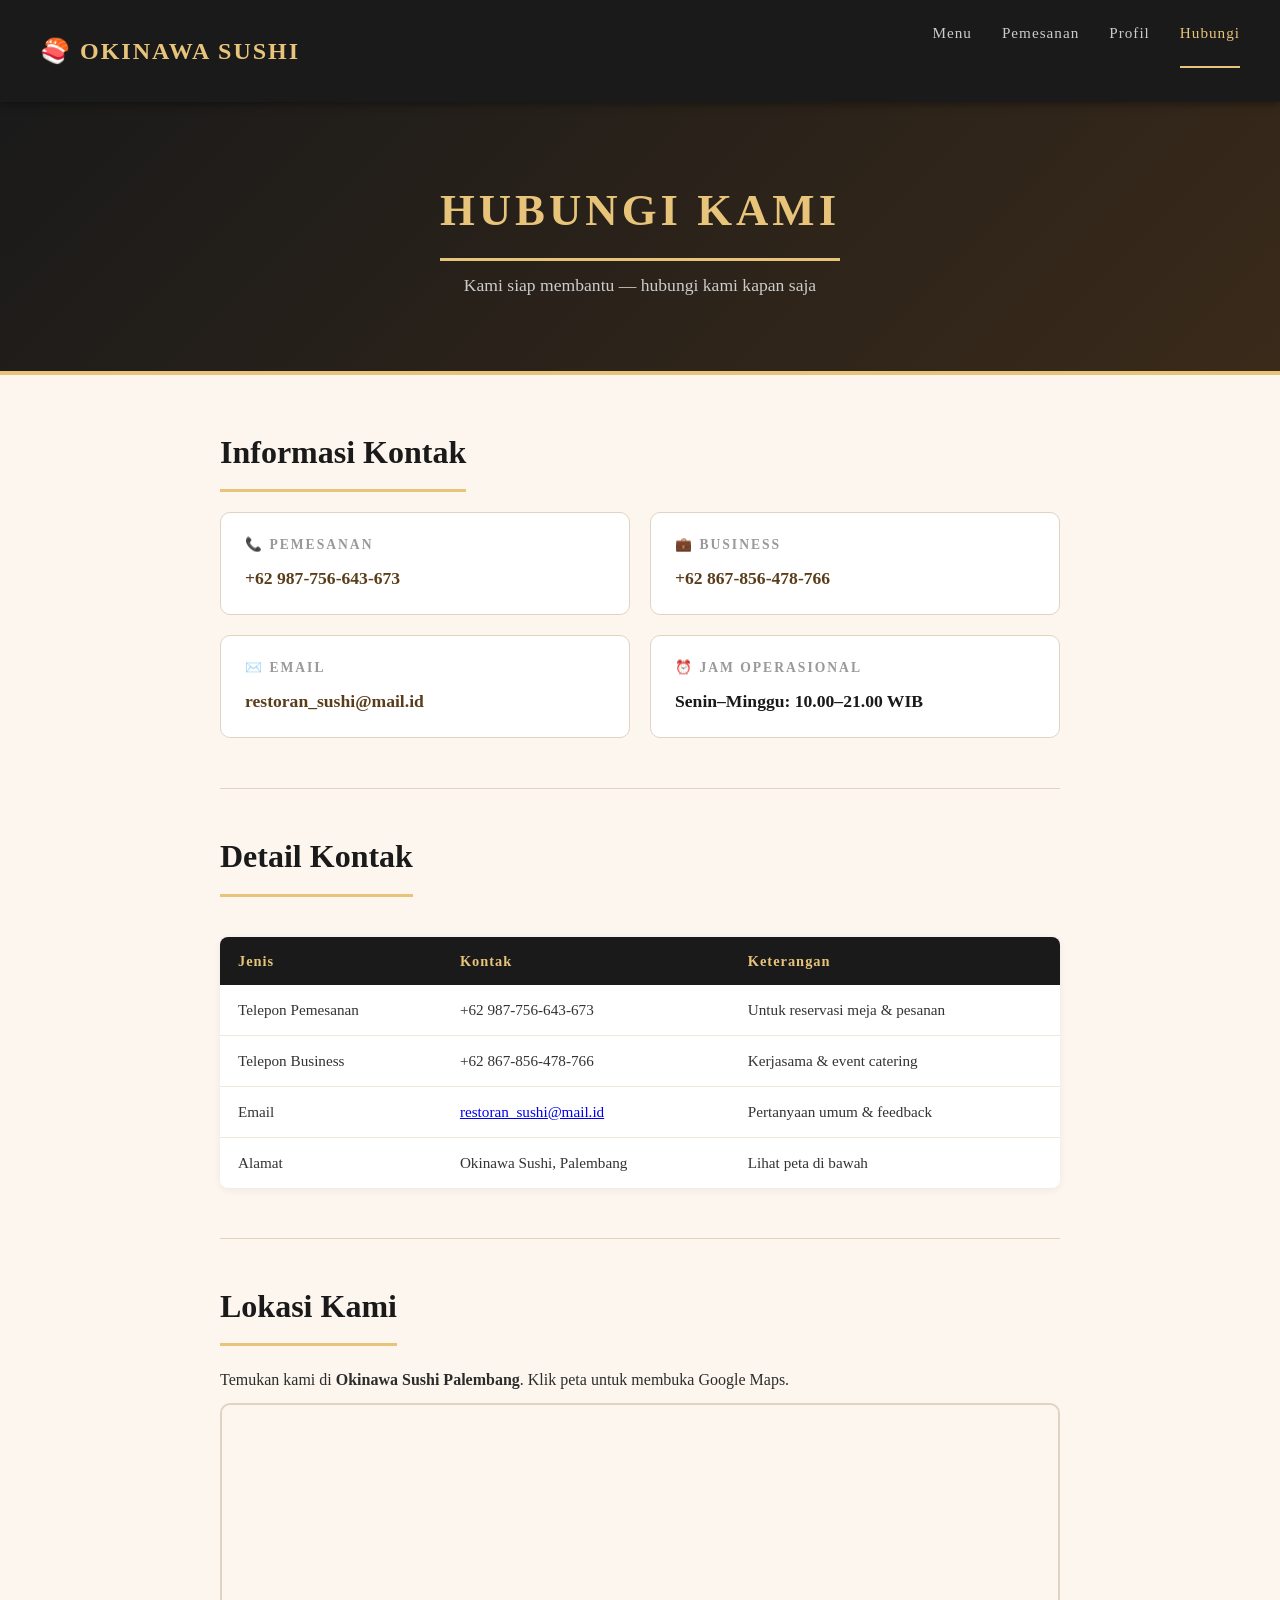
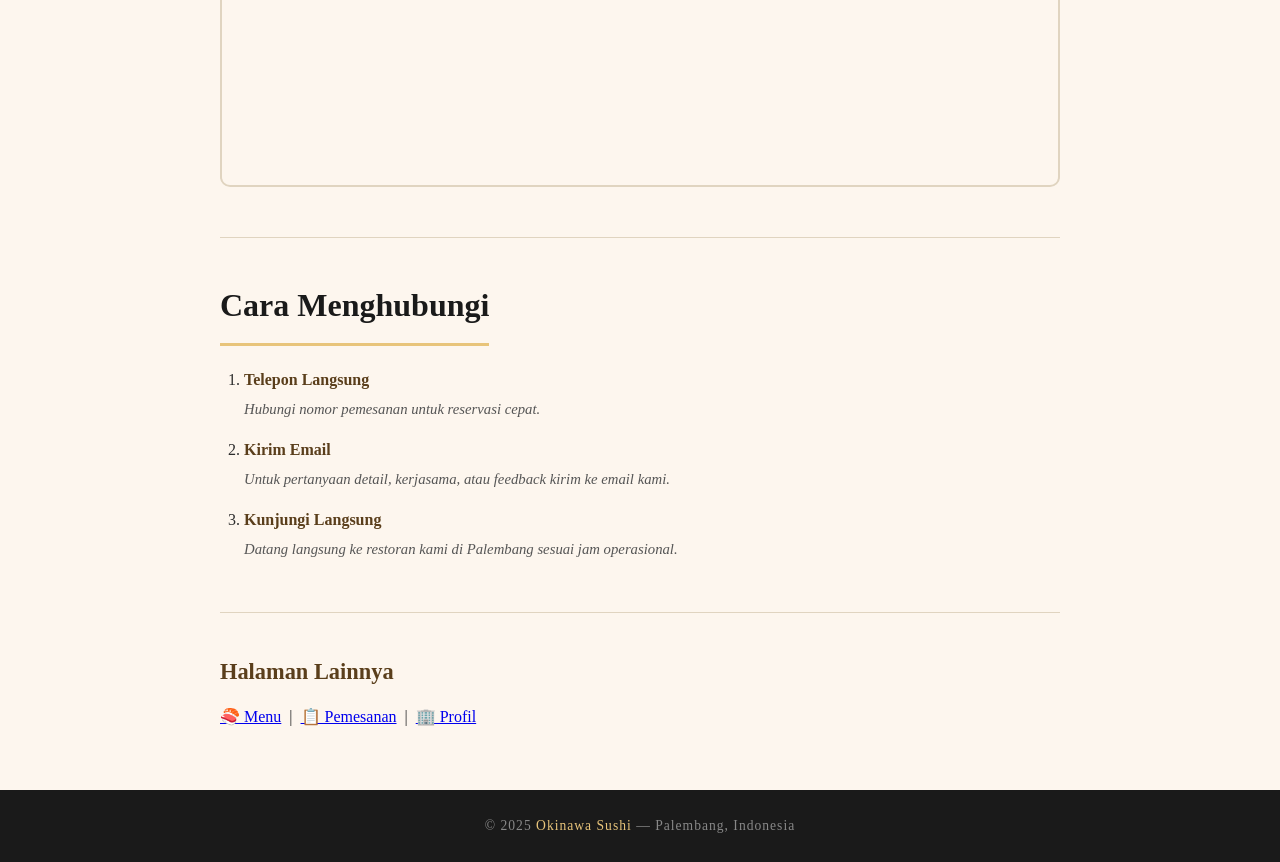
<file: hubungi.html>
<!DOCTYPE html>
<html lang="id">
<head>
<meta charset="UTF-8">
<meta name="viewport" content="width=device-width, initial-scale=1.0">
<title>Hubungi — Okinawa Sushi</title>
<link rel="stylesheet" href="style.css">
</head>
<body>
<!-- NAVIGASI -->
<nav>
<a href="index.html" class="logo">🍣 OKINAWA SUSHI</a>
<ul>
<li><a href="index.html">Menu</a></li>
<li><a href="ordering.html">Pemesanan</a></li>
<li><a href="profile.html">Profil</a></li>
<li><a href="hubungi.html" class="active">Hubungi</a></li>
</ul>
</nav>
<header class="hero">
<h1>HUBUNGI KAMI</h1>
<p>Kami siap membantu — hubungi kami kapan saja</p>
</header>
<div class="container">
<!-- KONTAK UTAMA -->
<section>
<h1>Informasi Kontak</h1>
<div class="contact-grid">
<div class="contact-card">
<h3>📞 Pemesanan</h3>
<p><a href="tel:+62987756643673">+62 987-756-643-673</a></p>
</div>
<div class="contact-card">
<h3>💼 Business</h3>
<p><a href="tel:+62867856478766">+62 867-856-478-766</a></p>
</div>
<div class="contact-card">
<h3>✉️ Email</h3>
<p><a href="mailto:restoran_sushi@mail.id">restoran_sushi@mail.id</a></p>
</div>
<div class="contact-card">
<h3>⏰ Jam Operasional</h3>
<p>Senin–Minggu: 10.00–21.00 WIB</p>

</div>
</div>
</section>
<hr>
<!-- TABEL KONTAK LENGKAP -->
<section>
<h1>Detail Kontak</h1>
<table>
<thead>
<tr>
<th>Jenis</th>
<th>Kontak</th>
<th>Keterangan</th>
</tr>
</thead>
<tbody>
<tr>
<td>Telepon Pemesanan</td>
<td>+62 987-756-643-673</td>
<td>Untuk reservasi meja & pesanan</td>
</tr>
<tr>
<td>Telepon Business</td>
<td>+62 867-856-478-766</td>
<td>Kerjasama & event catering</td>
</tr>
<tr>
<td>Email</td>
<td><a

href="mailto:restoran_sushi@mail.id">restoran_sushi@mail.id</a></td>

<td>Pertanyaan umum & feedback</td>
</tr>
<tr>
<td>Alamat</td>
<td>Okinawa Sushi, Palembang</td>
<td>Lihat peta di bawah</td>
</tr>
</tbody>
</table>
</section>
<hr>
<!-- LOKASI / PETA -->
<section>
<h1>Lokasi Kami</h1>

<p>Temukan kami di <strong>Okinawa Sushi Palembang</strong>. Klik peta untuk
membuka Google Maps.</p>
<div class="map-wrapper">
<iframe
src="https://www.google.com/maps/embed?pb=!1m18!1m12!1m3!1d3984.5162012421056!2
d104.74717577351394!3d-2.954159339720696!2m3!1f0!2f0!3f0!3m2!1i1024!2i768!4f13.1!3
m3!1m2!1s0x2e3b75dc976e50f3%3A0xf72c47ef7775580d!2sOkinawa%20Sushi%20Palem
bang!5e0!3m2!1sen!2sid!4v1772890502690!5m2!1sen!2sid"

allowfullscreen=""
loading="lazy"
referrerpolicy="no-referrer-when-downgrade"
title="Lokasi Okinawa Sushi Palembang">
</iframe>
</div>
</section>
<hr>
<!-- CARA MENGHUBUNGI -->
<section>
<h1>Cara Menghubungi</h1>
<ol>
<li><strong>Telepon Langsung</strong>
<p>Hubungi nomor pemesanan untuk reservasi cepat.</p>
</li>
<li><strong>Kirim Email</strong>
<p>Untuk pertanyaan detail, kerjasama, atau feedback kirim ke email kami.</p>
</li>
<li><strong>Kunjungi Langsung</strong>
<p>Datang langsung ke restoran kami di Palembang sesuai jam

operasional.</p>
</li>
</ol>
</section>
<hr>
<section>
<h2>Halaman Lainnya</h2>
<p>
<a href="index.html">🍣 Menu</a> &nbsp;|&nbsp;
<a href="ordering.html">📋 Pemesanan</a> &nbsp;|&nbsp;
<a href="profile.html">🏢 Profil</a>
</p>
</section>

</div>
<footer>
<p>&copy; 2025 <span>Okinawa Sushi</span> — Palembang, Indonesia</p>
</footer>
</body>
</html>
</file>
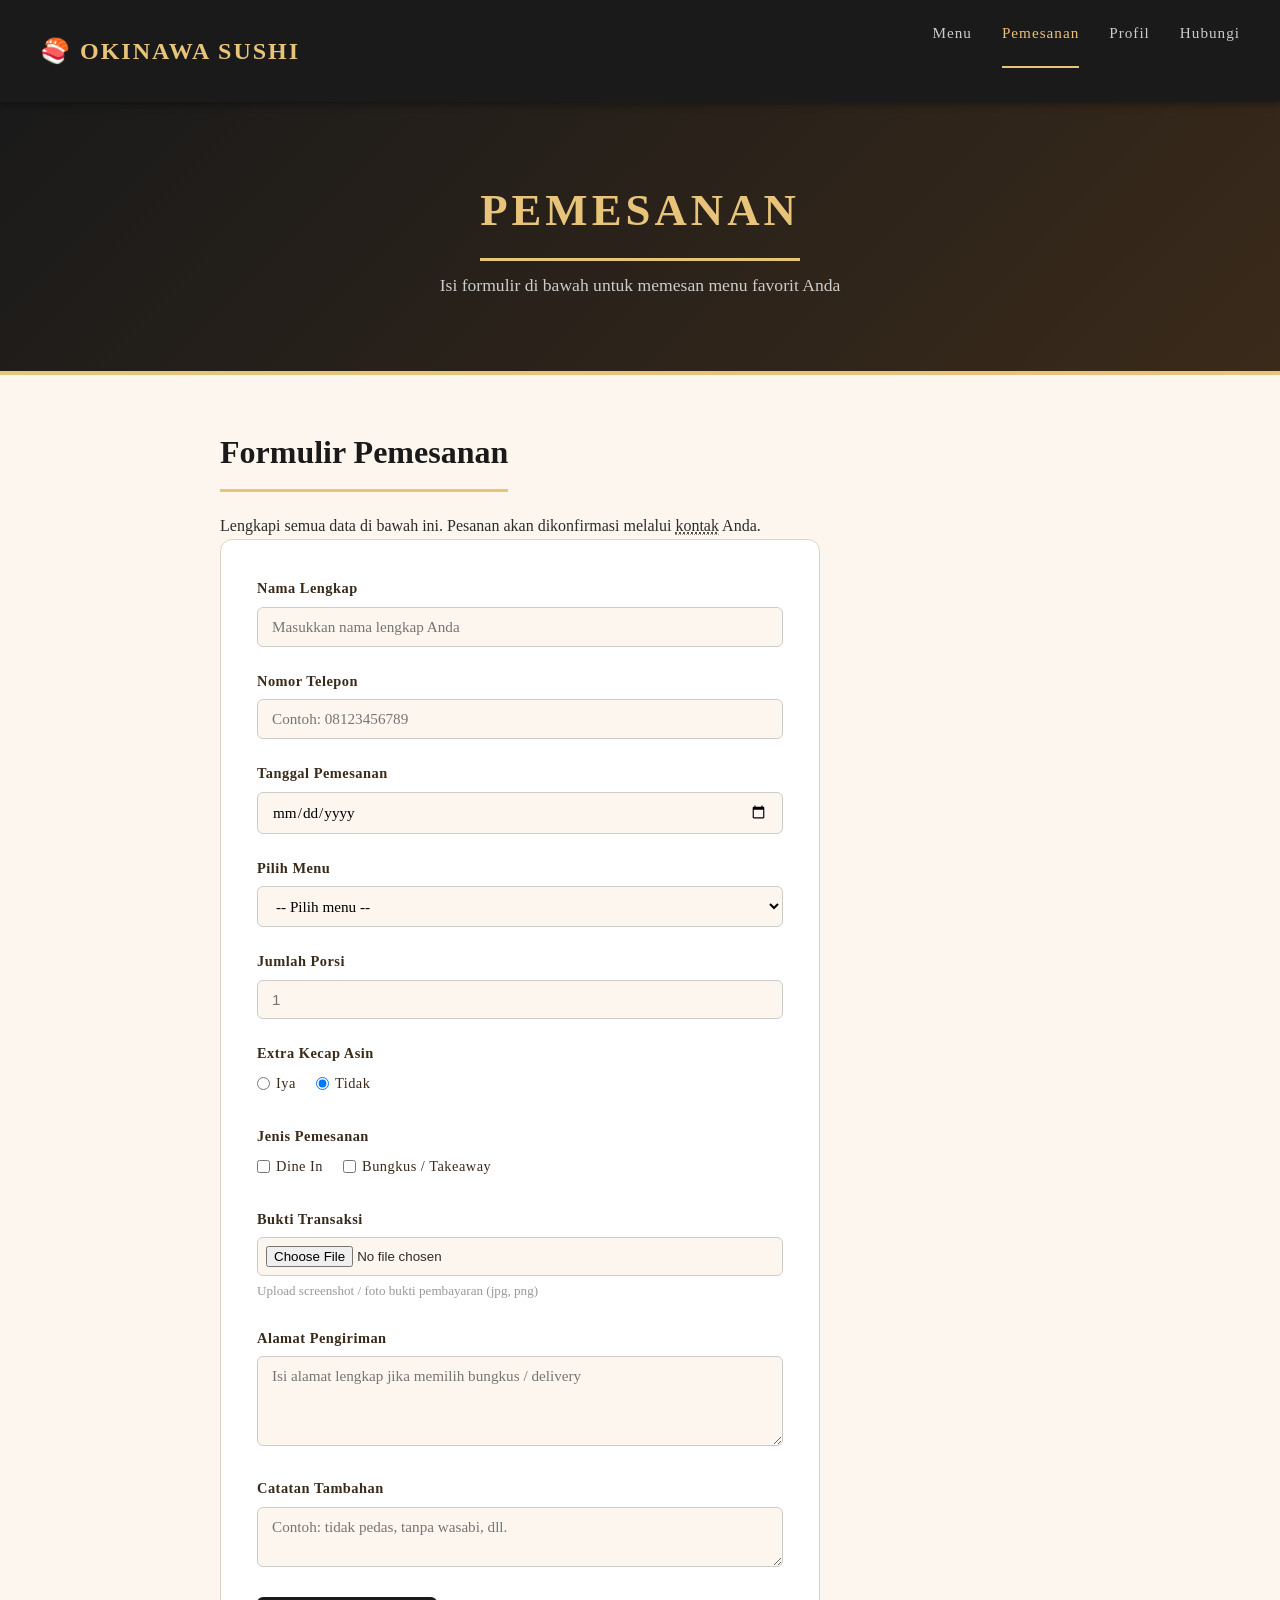
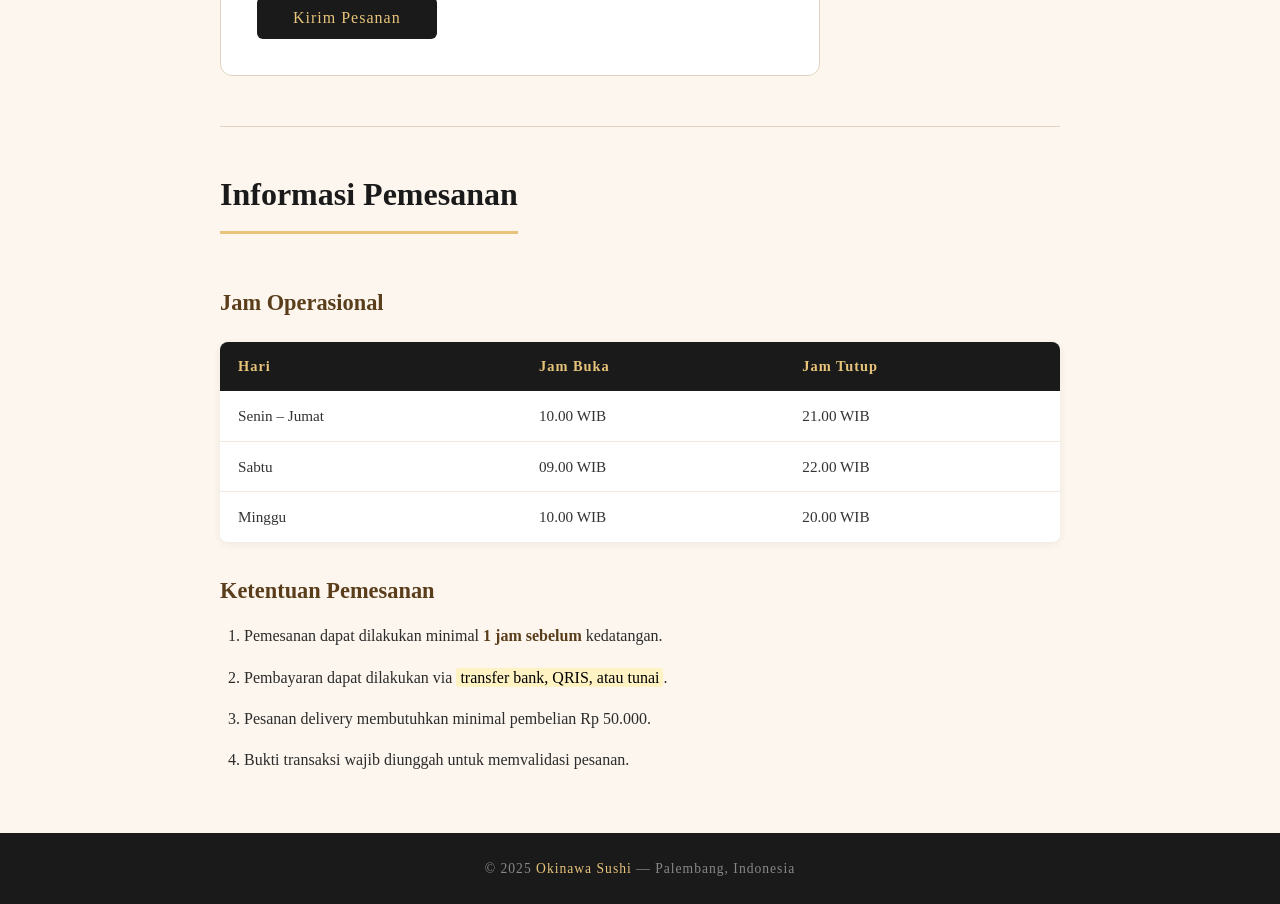
<file: ordering.html>
<!DOCTYPE html>
<html lang="id">
<head>
    <meta charset="UTF-8">
    <meta name="viewport" content="width=device-width, initial-scale=1.0">
    <title>Pemesanan — Okinawa Sushi</title>
    <link rel="stylesheet" href="style.css">
</head>
<body>

    <!-- NAVIGASI -->
    <nav>
        <a href="index.html" class="logo">🍣 OKINAWA SUSHI</a>
        <ul>
            <li><a href="index.html">Menu</a></li>
            <li><a href="ordering.html" class="active">Pemesanan</a></li>
            <li><a href="profile.html">Profil</a></li>
            <li><a href="hubungi.html">Hubungi</a></li>
        </ul>
    </nav>

    <header class="hero">
        <h1>PEMESANAN</h1>
        <p>Isi formulir di bawah untuk memesan menu favorit Anda</p>
    </header>

    <div class="container">

        <section>
            <h1>Formulir Pemesanan</h1>
            <p>Lengkapi semua data di bawah ini. Pesanan akan dikonfirmasi melalui <abbr title="WhatsApp atau telepon">kontak</abbr> Anda.</p>

            <div class="form-wrapper">
                <form action="pemesanan.php" method="post" enctype="multipart/form-data">

                    <div class="form-group">
                        <label for="nama">Nama Lengkap</label>
                        <input type="text" id="nama" name="nama" placeholder="Masukkan nama lengkap Anda" required>
                    </div>

                    <div class="form-group">
                        <label for="telepon">Nomor Telepon</label>
                        <input type="text" id="telepon" name="telepon" placeholder="Contoh: 08123456789">
                    </div>

                    <div class="form-group">
                        <label for="tanggal">Tanggal Pemesanan</label>
                        <input type="date" id="tanggal" name="tanggalpemesanan" required>
                    </div>

                    <div class="form-group">
                        <label for="menu">Pilih Menu</label>
                        <select id="menu" name="menu">
                            <option value="" disabled selected>-- Pilih menu --</option>
                            <option value="1">Sushi Salmon</option>
                            <option value="2">Maki Sushi</option>
                            <option value="3">Uramaki</option>
                            <option value="4">Gunkanmaki</option>
                            <option value="5">Inarizushi</option>
                            <option value="6">Oshizushi</option>
                            <option value="7">Sasazushi</option>
                        </select>
                    </div>

                    <div class="form-group">
                        <label for="jumlah">Jumlah Porsi</label>
                        <input type="number" id="jumlah" name="jumlah" min="1" max="20" placeholder="1" style="width:100%;padding:10px 14px;border:1px solid #ccc;border-radius:6px;font-size:0.95rem;background:#fdf6ee;">
                    </div>

                    <div class="form-group">
                        <label>Extra Kecap Asin</label>
                        <div class="radio-group">
                            <label><input type="radio" name="extra" value="Iya"> Iya</label>
                            <label><input type="radio" name="extra" value="Tidak" checked> Tidak</label>
                        </div>
                    </div>

                    <div class="form-group">
                        <label>Jenis Pemesanan</label>
                        <div class="checkbox-group">
                            <label><input type="checkbox" name="ref1" value="Dine in"> Dine In</label>
                            <label><input type="checkbox" name="ref2" value="Bungkus"> Bungkus / Takeaway</label>
                        </div>
                    </div>

                    <div class="form-group">
                        <label for="foto">Bukti Transaksi</label>
                        <input type="file" id="foto" name="foto" accept="image/*" style="width:100%;padding:8px;border:1px solid #ccc;border-radius:6px;background:#fdf6ee;">
                        <small style="color:#999;font-size:0.82rem;">Upload screenshot / foto bukti pembayaran (jpg, png)</small>
                    </div>

                    <div class="form-group">
                        <label for="alamat">Alamat Pengiriman</label>
                        <textarea id="alamat" name="alamat" placeholder="Isi alamat lengkap jika memilih bungkus / delivery"></textarea>
                    </div>

                    <div class="form-group">
                        <label for="catatan">Catatan Tambahan</label>
                        <textarea id="catatan" name="catatan" placeholder="Contoh: tidak pedas, tanpa wasabi, dll." style="min-height:60px;"></textarea>
                    </div>

                    <button type="submit" class="btn-submit">Kirim Pesanan</button>

                </form>
            </div>
        </section>

        <hr>

        <!-- INFO PEMESANAN -->
        <section>
            <h1>Informasi Pemesanan</h1>
            <h2>Jam Operasional</h2>
            <table>
                <thead>
                    <tr>
                        <th>Hari</th>
                        <th>Jam Buka</th>
                        <th>Jam Tutup</th>
                    </tr>
                </thead>
                <tbody>
                    <tr>
                        <td>Senin – Jumat</td>
                        <td>10.00 WIB</td>
                        <td>21.00 WIB</td>
                    </tr>
                    <tr>
                        <td>Sabtu</td>
                        <td>09.00 WIB</td>
                        <td>22.00 WIB</td>
                    </tr>
                    <tr>
                        <td>Minggu</td>
                        <td>10.00 WIB</td>
                        <td>20.00 WIB</td>
                    </tr>
                </tbody>
            </table>

            <h2>Ketentuan Pemesanan</h2>
            <ol>
                <li>Pemesanan dapat dilakukan minimal <strong>1 jam sebelum</strong> kedatangan.</li>
                <li>Pembayaran dapat dilakukan via <mark>transfer bank, QRIS, atau tunai</mark>.</li>
                <li>Pesanan delivery membutuhkan minimal pembelian Rp 50.000.</li>
                <li>Bukti transaksi wajib diunggah untuk memvalidasi pesanan.</li>
            </ol>
        </section>

    </div>

    <footer>
        <p>&copy; 2025 <span>Okinawa Sushi</span> — Palembang, Indonesia</p>
    </footer>

</body>
</html>
</file>
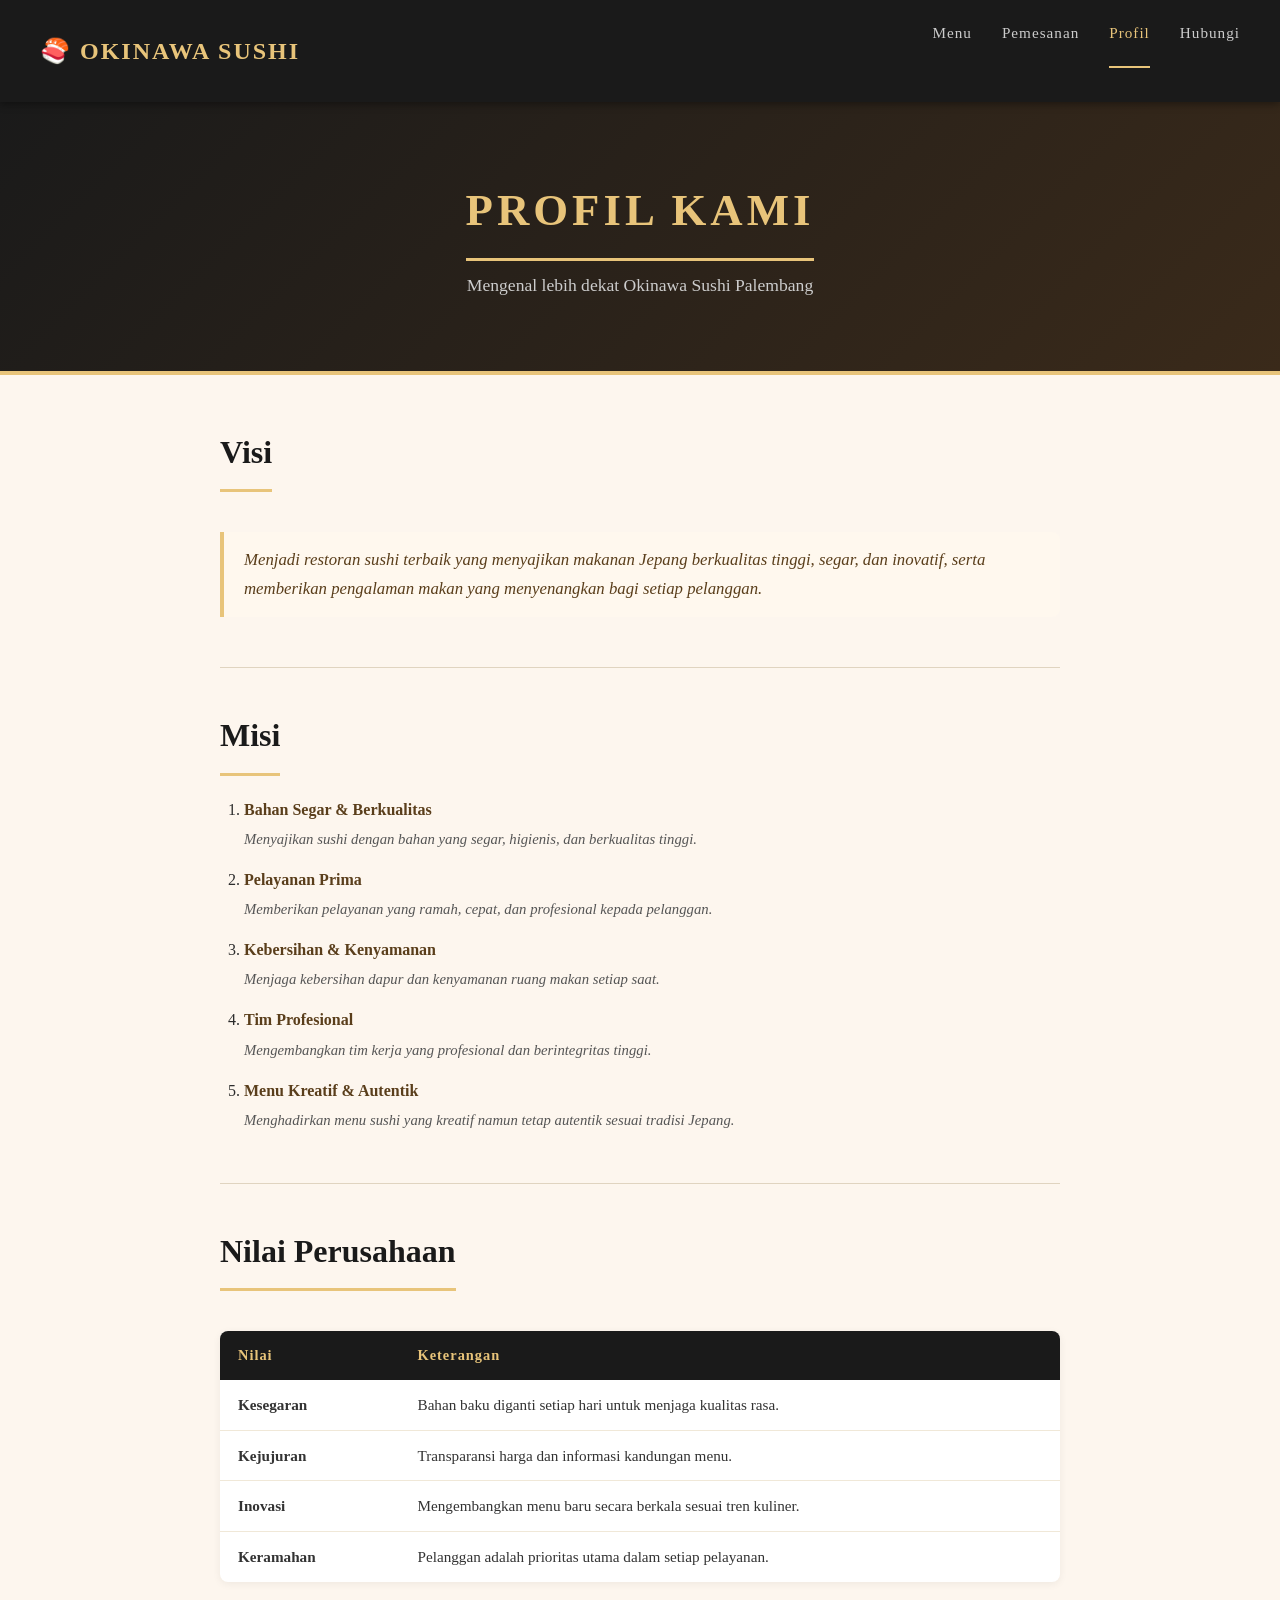
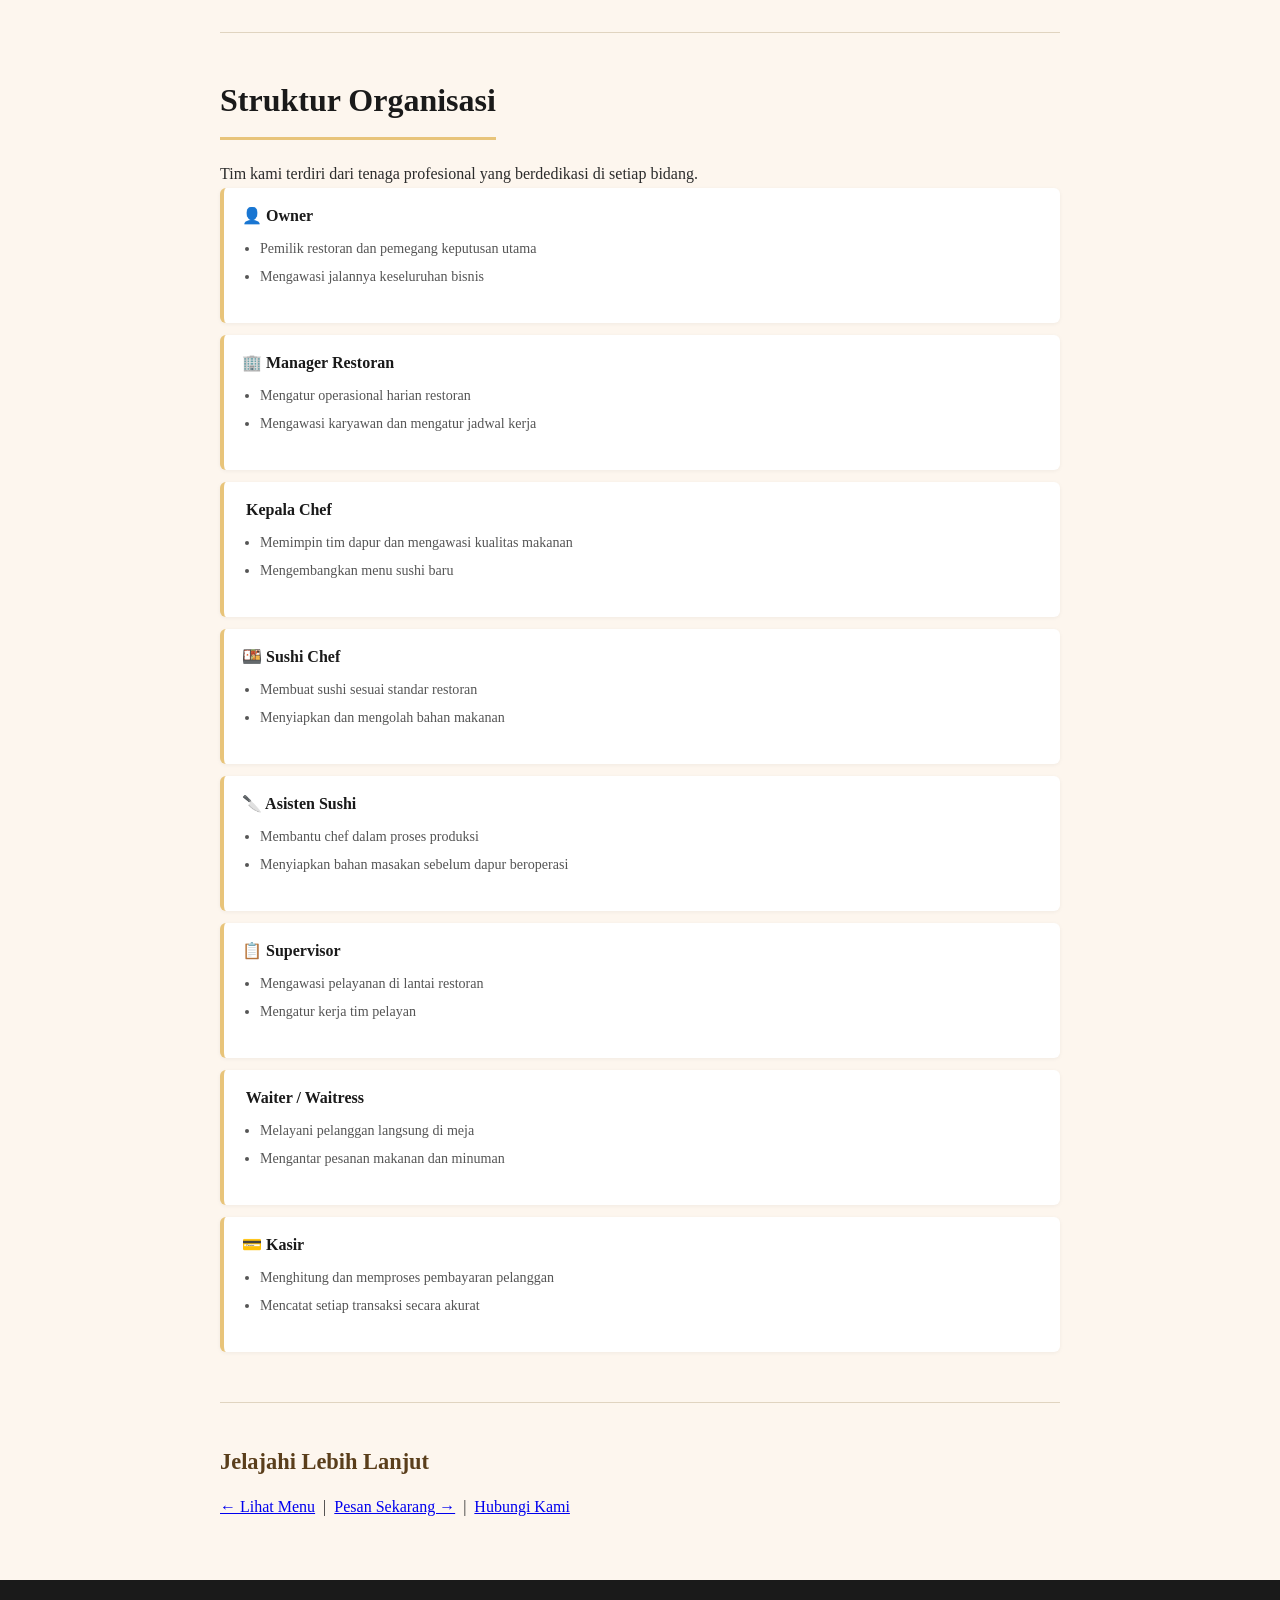
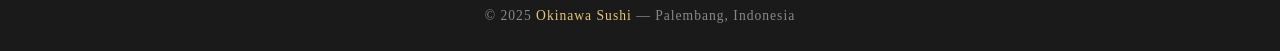
<file: profile.html>
<!DOCTYPE html>
<html lang="id">
<head>
<meta charset="UTF-8">
<meta name="viewport" content="width=device-width, initial-scale=1.0">
<title>Profil — Okinawa Sushi</title>
<link rel="stylesheet" href="style.css">
</head>
<body>
<!-- NAVIGASI -->
<nav>
<a href="index.html" class="logo">🍣 OKINAWA SUSHI</a>
<ul>
<li><a href="index.html">Menu</a></li>
<li><a href="ordering.html">Pemesanan</a></li>
<li><a href="profile.html" class="active">Profil</a></li>
<li><a href="hubungi.html">Hubungi</a></li>
</ul>
</nav>
<header class="hero">
<h1>PROFIL KAMI</h1>
<p>Mengenal lebih dekat Okinawa Sushi Palembang</p>
</header>
<div class="container">
<!-- VISI -->
<section>
<h1>Visi</h1>
<blockquote>
Menjadi restoran sushi terbaik yang menyajikan makanan Jepang berkualitas
tinggi, segar, dan inovatif, serta memberikan pengalaman makan yang menyenangkan bagi
setiap pelanggan.
</blockquote>
</section>
<hr>
<!-- MISI -->
<section>
<h1>Misi</h1>
<ol>
<li><strong>Bahan Segar & Berkualitas</strong>
<p>Menyajikan sushi dengan bahan yang segar, higienis, dan berkualitas

tinggi.</p>
</li>

<li><strong>Pelayanan Prima</strong>
<p>Memberikan pelayanan yang ramah, cepat, dan profesional kepada

pelanggan.</p>
</li>
<li><strong>Kebersihan & Kenyamanan</strong>
<p>Menjaga kebersihan dapur dan kenyamanan ruang makan setiap saat.</p>
</li>
<li><strong>Tim Profesional</strong>
<p>Mengembangkan tim kerja yang profesional dan berintegritas tinggi.</p>
</li>
<li><strong>Menu Kreatif & Autentik</strong>
<p>Menghadirkan menu sushi yang kreatif namun tetap autentik sesuai tradisi

Jepang.</p>
</li>
</ol>
</section>
<hr>
<!-- NILAI PERUSAHAAN -->
<section>
<h1>Nilai Perusahaan</h1>
<table>
<thead>
<tr>
<th>Nilai</th>
<th>Keterangan</th>
</tr>
</thead>
<tbody>
<tr>
<td><strong>Kesegaran</strong></td>
<td>Bahan baku diganti setiap hari untuk menjaga kualitas rasa.</td>
</tr>
<tr>
<td><strong>Kejujuran</strong></td>
<td>Transparansi harga dan informasi kandungan menu.</td>
</tr>
<tr>
<td><strong>Inovasi</strong></td>
<td>Mengembangkan menu baru secara berkala sesuai tren kuliner.</td>
</tr>
<tr>
<td><strong>Keramahan</strong></td>
<td>Pelanggan adalah prioritas utama dalam setiap pelayanan.</td>
</tr>
</tbody>
</table>

</section>
<hr>
<!-- STRUKTUR ORGANISASI -->
<section>
<h1>Struktur Organisasi</h1>
<p>Tim kami terdiri dari tenaga profesional yang berdedikasi di setiap bidang.</p>
<ul class="org-list">
<li>
<strong>👤 Owner</strong>
<ul>
<li>Pemilik restoran dan pemegang keputusan utama</li>
<li>Mengawasi jalannya keseluruhan bisnis</li>
</ul>
</li>
<li>
<strong>🏢 Manager Restoran</strong>
<ul>
<li>Mengatur operasional harian restoran</li>
<li>Mengawasi karyawan dan mengatur jadwal kerja</li>
</ul>
</li>
<li>
<strong>‍ Kepala Chef</strong>
<ul>
<li>Memimpin tim dapur dan mengawasi kualitas makanan</li>
<li>Mengembangkan menu sushi baru</li>
</ul>
</li>
<li>
<strong>🍱 Sushi Chef</strong>
<ul>
<li>Membuat sushi sesuai standar restoran</li>
<li>Menyiapkan dan mengolah bahan makanan</li>
</ul>
</li>
<li>
<strong>🔪 Asisten Sushi</strong>
<ul>
<li>Membantu chef dalam proses produksi</li>
<li>Menyiapkan bahan masakan sebelum dapur beroperasi</li>
</ul>
</li>
<li>
<strong>📋 Supervisor</strong>
<ul>

<li>Mengawasi pelayanan di lantai restoran</li>
<li>Mengatur kerja tim pelayan</li>
</ul>
</li>
<li>
<strong>️ Waiter / Waitress</strong>
<ul>
<li>Melayani pelanggan langsung di meja</li>
<li>Mengantar pesanan makanan dan minuman</li>
</ul>
</li>
<li>
<strong>💳 Kasir</strong>
<ul>
<li>Menghitung dan memproses pembayaran pelanggan</li>
<li>Mencatat setiap transaksi secara akurat</li>
</ul>
</li>
</ul>
</section>
<hr>
<!-- LINK NAVIGASI -->
<section>
<h2>Jelajahi Lebih Lanjut</h2>
<p>
<a href="index.html">← Lihat Menu</a> &nbsp;|&nbsp;
<a href="ordering.html">Pesan Sekarang →</a> &nbsp;|&nbsp;
<a href="hubungi.html">Hubungi Kami</a>
</p>
</section>
</div>
<footer>
<p>&copy; 2025 <span>Okinawa Sushi</span> — Palembang, Indonesia</p>
</footer>
</body>
</html>
</file>
<file: style.css>
/* ===== RESET & BASE ===== */
* {
margin: 0;
padding: 0;
box-sizing: border-box;
}
body {
font-family: 'Georgia', serif;
background-color: #fdf6ee;
color: #2c2c2c;
line-height: 1.7;
}
/* ===== NAVBAR ===== */
nav {
background-color: #1a1a1a;
padding: 0 40px;
display: flex;
align-items: center;
justify-content: space-between;
position: sticky;
top: 0;
z-index: 100;
box-shadow: 0 2px 8px rgba(0,0,0,0.4);
}
nav .logo {
color: #e8c47a;
font-size: 1.5rem;
font-weight: bold;
letter-spacing: 2px;
padding: 16px 0;
text-decoration: none;
}
nav ul {
list-style: none;
display: flex;
gap: 30px;
}
nav ul li a {
color: #ccc;
text-decoration: none;
font-size: 0.95rem;
letter-spacing: 1px;
padding: 20px 0;

display: block;
transition: color 0.2s;
}
nav ul li a:hover,
nav ul li a.active {
color: #e8c47a;
border-bottom: 2px solid #e8c47a;
}
/* ===== HERO BANNER ===== */
.hero {
background: linear-gradient(135deg, #1a1a1a 0%, #3a2a1a 100%);
color: #fdf6ee;
text-align: center;
padding: 70px 40px;
border-bottom: 4px solid #e8c47a;
}
.hero h1 {
font-size: 2.8rem;
letter-spacing: 4px;
color: #e8c47a;
margin-bottom: 10px;
}
.hero p {
font-size: 1.1rem;
color: #ccc;
max-width: 500px;
margin: 0 auto;
}
/* ===== CONTAINER ===== */
.container {
max-width: 900px;
margin: 50px auto;
padding: 0 30px;
}
/* ===== HEADINGS ===== */
h1, h2, h3 {
font-family: 'Georgia', serif;
color: #1a1a1a;
}
h1 {
font-size: 2rem;

margin-bottom: 20px;
padding-bottom: 10px;
border-bottom: 3px solid #e8c47a;
display: inline-block;
}
h2 {
font-size: 1.4rem;
margin: 30px 0 12px;
color: #5a3e1b;
}
h3 {
font-size: 1.1rem;
margin: 20px 0 8px;
color: #3a2a1a;
}
/* ===== SECTION ===== */
section {
margin-bottom: 50px;
}
/* ===== ORDERED & UNORDERED LISTS ===== */
ol, ul {
padding-left: 24px;
margin-bottom: 20px;
}
ol li, ul li {
margin-bottom: 14px;
font-size: 1rem;
}
ol li strong, ul li strong {
color: #5a3e1b;
}
li p {
margin: 4px 0 0 0;
color: #555;
font-size: 0.92rem;
font-style: italic;
}
/* ===== MENU CARDS ===== */
.menu-grid {
display: grid;

grid-template-columns: repeat(auto-fill, minmax(250px, 1fr));
gap: 20px;
margin-top: 20px;
}
.menu-card {
background: #fff;
border: 1px solid #e0d4c0;
border-radius: 10px;
padding: 20px;
transition: box-shadow 0.2s;
}
.menu-card:hover {
box-shadow: 0 4px 16px rgba(0,0,0,0.1);
}
.menu-card h3 {
margin-top: 0;
font-size: 1.05rem;
color: #1a1a1a;
}
.menu-card p {
color: #666;
font-size: 0.9rem;
margin-top: 6px;
}
.menu-number {
display: inline-block;
background: #e8c47a;
color: #1a1a1a;
font-weight: bold;
font-size: 0.75rem;
width: 24px;
height: 24px;
border-radius: 50%;
text-align: center;
line-height: 24px;
margin-bottom: 8px;
}
/* ===== GALLERY ===== */
.gallery {
display: flex;
gap: 12px;
flex-wrap: wrap;

margin: 20px 0;
}
.gallery img {
width: 180px;
height: 120px;
object-fit: cover;
border-radius: 8px;
border: 2px solid #e0d4c0;
transition: transform 0.2s, border-color 0.2s;
}
.gallery img:hover {
transform: scale(1.04);
border-color: #e8c47a;
}
/* ===== TABLE ===== */
table {
width: 100%;
border-collapse: collapse;
margin: 20px 0;
background: #fff;
border-radius: 8px;
overflow: hidden;
box-shadow: 0 2px 8px rgba(0,0,0,0.06);
}
table caption {
font-size: 1rem;
font-weight: bold;
color: #5a3e1b;
padding: 10px;
text-align: left;
}
th {
background-color: #1a1a1a;
color: #e8c47a;
padding: 12px 18px;
text-align: left;
font-size: 0.9rem;
letter-spacing: 1px;
}
td {
padding: 12px 18px;
border-bottom: 1px solid #f0e8d8;

font-size: 0.95rem;
color: #333;
}
tr:last-child td {
border-bottom: none;
}
tr:hover td {
background-color: #fdf0dc;
}
/* ===== FORM ===== */
.form-wrapper {
background: #fff;
border: 1px solid #e0d4c0;
border-radius: 12px;
padding: 36px;
max-width: 600px;
}
.form-group {
margin-bottom: 22px;
}
.form-group label {
display: block;
font-weight: bold;
font-size: 0.9rem;
color: #3a2a1a;
margin-bottom: 6px;
letter-spacing: 0.5px;
}
.form-group input[type="text"],
.form-group input[type="date"],
.form-group select,
.form-group textarea {
width: 100%;
padding: 10px 14px;
border: 1px solid #ccc;
border-radius: 6px;
font-size: 0.95rem;
font-family: inherit;
background: #fdf6ee;
transition: border-color 0.2s;
}

.form-group input:focus,
.form-group select:focus,
.form-group textarea:focus {
outline: none;
border-color: #e8c47a;
box-shadow: 0 0 0 3px rgba(232,196,122,0.2);
}
.form-group textarea {
resize: vertical;
min-height: 90px;
}
.radio-group, .checkbox-group {
display: flex;
gap: 20px;
margin-top: 6px;
}
.radio-group label, .checkbox-group label {
font-weight: normal;
display: flex;
align-items: center;
gap: 6px;
cursor: pointer;
}
.btn-submit {
background-color: #1a1a1a;
color: #e8c47a;
border: none;
padding: 12px 36px;
font-size: 1rem;
font-family: inherit;
letter-spacing: 1px;
border-radius: 6px;
cursor: pointer;
transition: background 0.2s;
}
.btn-submit:hover {
background-color: #3a2a1a;
}
/* ===== CONTACT INFO ===== */
.contact-grid {
display: grid;
grid-template-columns: 1fr 1fr;

gap: 20px;
margin-bottom: 30px;
}
.contact-card {
background: #fff;
border: 1px solid #e0d4c0;
border-radius: 10px;
padding: 20px 24px;
}
.contact-card h3 {
margin-top: 0;
font-size: 0.85rem;
text-transform: uppercase;
letter-spacing: 2px;
color: #999;
margin-bottom: 8px;
}
.contact-card p {
font-size: 1.1rem;
font-weight: bold;
color: #1a1a1a;
}
.contact-card a {
color: #5a3e1b;
text-decoration: none;
}
.contact-card a:hover {
text-decoration: underline;
}
/* ===== MAP ===== */
.map-wrapper {
border-radius: 10px;
overflow: hidden;
border: 2px solid #e0d4c0;
margin-top: 10px;
}
.map-wrapper iframe {
display: block;
width: 100%;
height: 380px;
border: none;

}
/* ===== PROFILE / STRUKTUR ===== */
.org-list {
list-style: none;
padding-left: 0;
}
.org-list > li {
background: #fff;
border-left: 4px solid #e8c47a;
border-radius: 6px;
padding: 14px 18px;
margin-bottom: 12px;
box-shadow: 0 1px 4px rgba(0,0,0,0.05);
}
.org-list > li strong {
font-size: 1rem;
color: #1a1a1a;
}
.org-list > li ul {
margin-top: 8px;
padding-left: 18px;
}
.org-list > li ul li {
font-size: 0.88rem;
color: #555;
margin-bottom: 4px;
list-style: disc;
}
/* ===== FOOTER ===== */
footer {
background-color: #1a1a1a;
color: #888;
text-align: center;
padding: 24px 20px;
font-size: 0.85rem;
margin-top: 60px;
letter-spacing: 1px;
}
footer span {
color: #e8c47a;
}

/* ===== BLOCKQUOTE ===== */
blockquote {
border-left: 4px solid #e8c47a;
padding: 14px 20px;
margin: 20px 0;
background: #fff8ee;
border-radius: 0 8px 8px 0;
font-style: italic;
color: #5a3e1b;
font-size: 1.05rem;
}
/* ===== HORIZONTAL RULE ===== */
hr {
border: none;
border-top: 1px solid #e0d4c0;
margin: 40px 0;
}
/* ===== ABBR & MARK ===== */
abbr {
cursor: help;
border-bottom: 1px dotted #999;
}
mark {
background-color: #fff3c4;
padding: 1px 4px;
border-radius: 3px;
}
/* ===== BADGE ===== */
.badge {
display: inline-block;
background: #e8c47a;
color: #1a1a1a;
font-size: 0.72rem;
font-weight: bold;
padding: 2px 8px;
border-radius: 20px;
letter-spacing: 1px;
vertical-align: middle;
margin-left: 6px;
}
</file>
